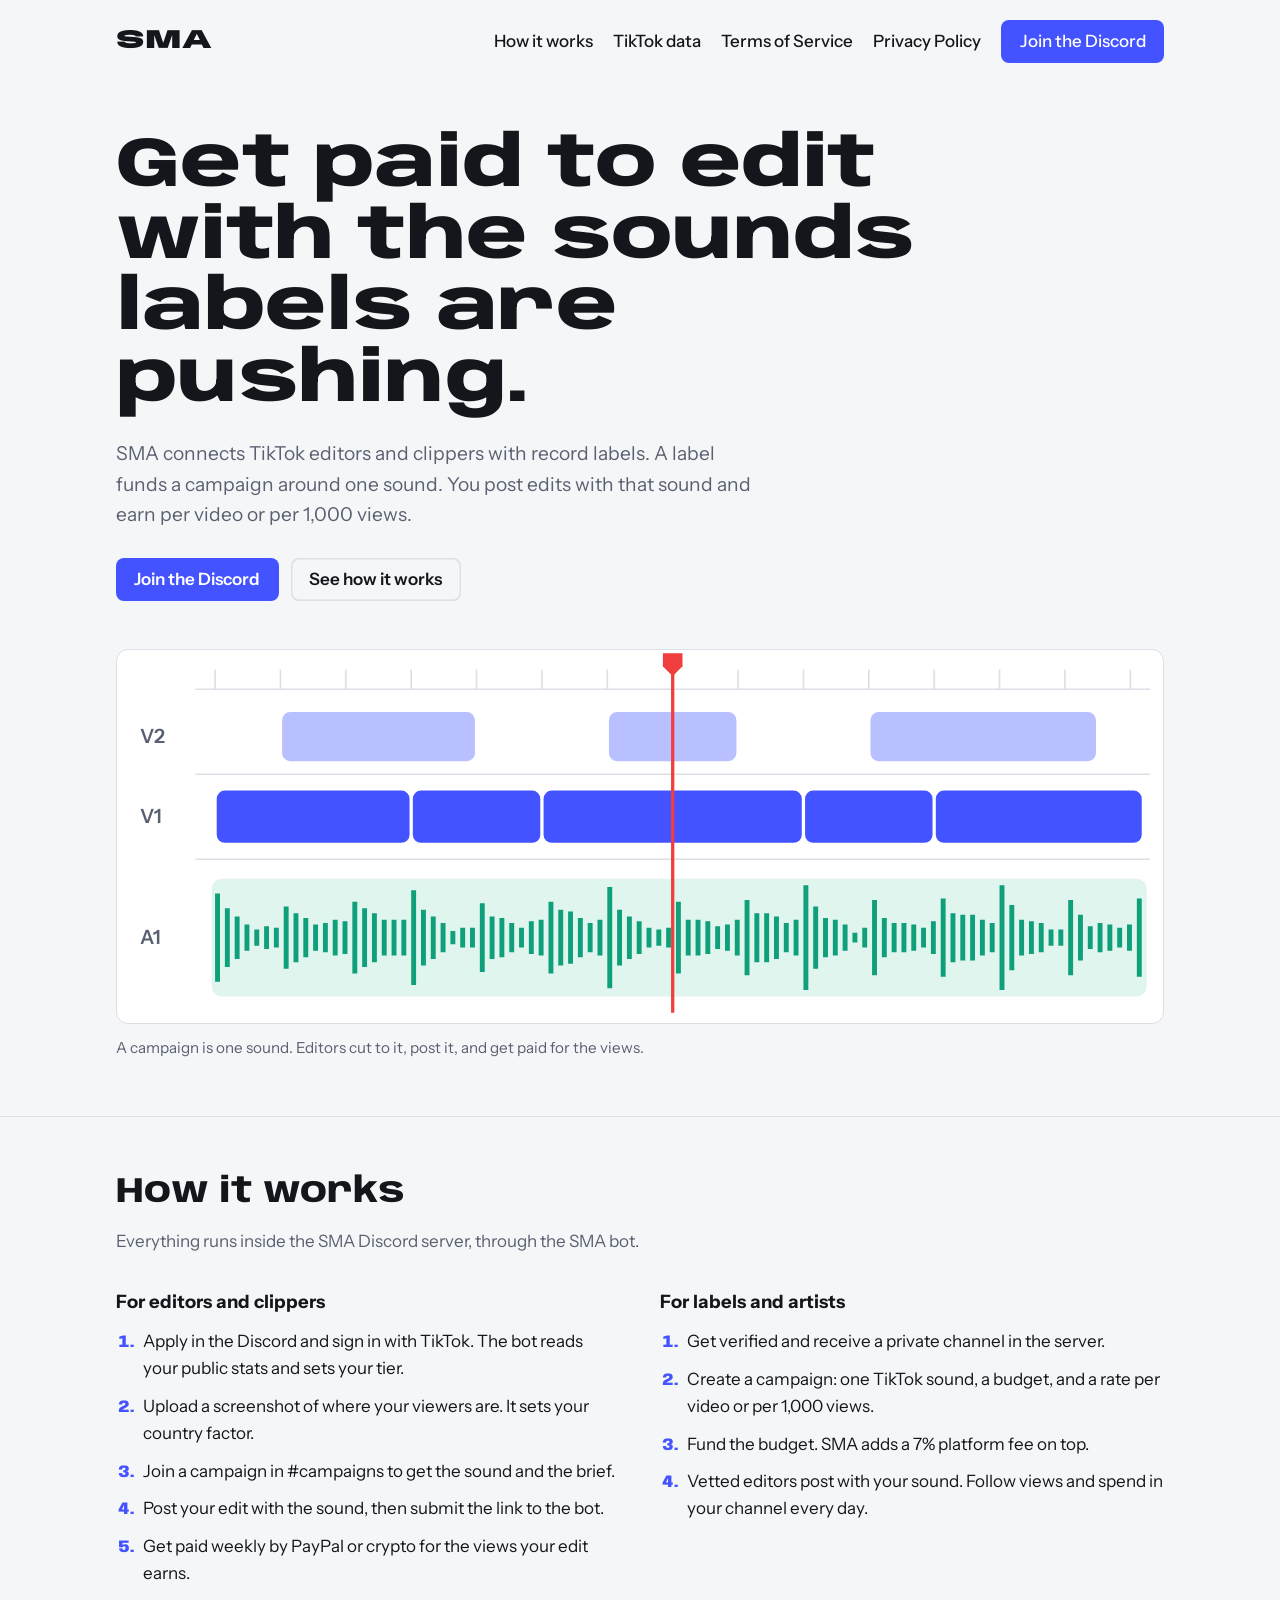
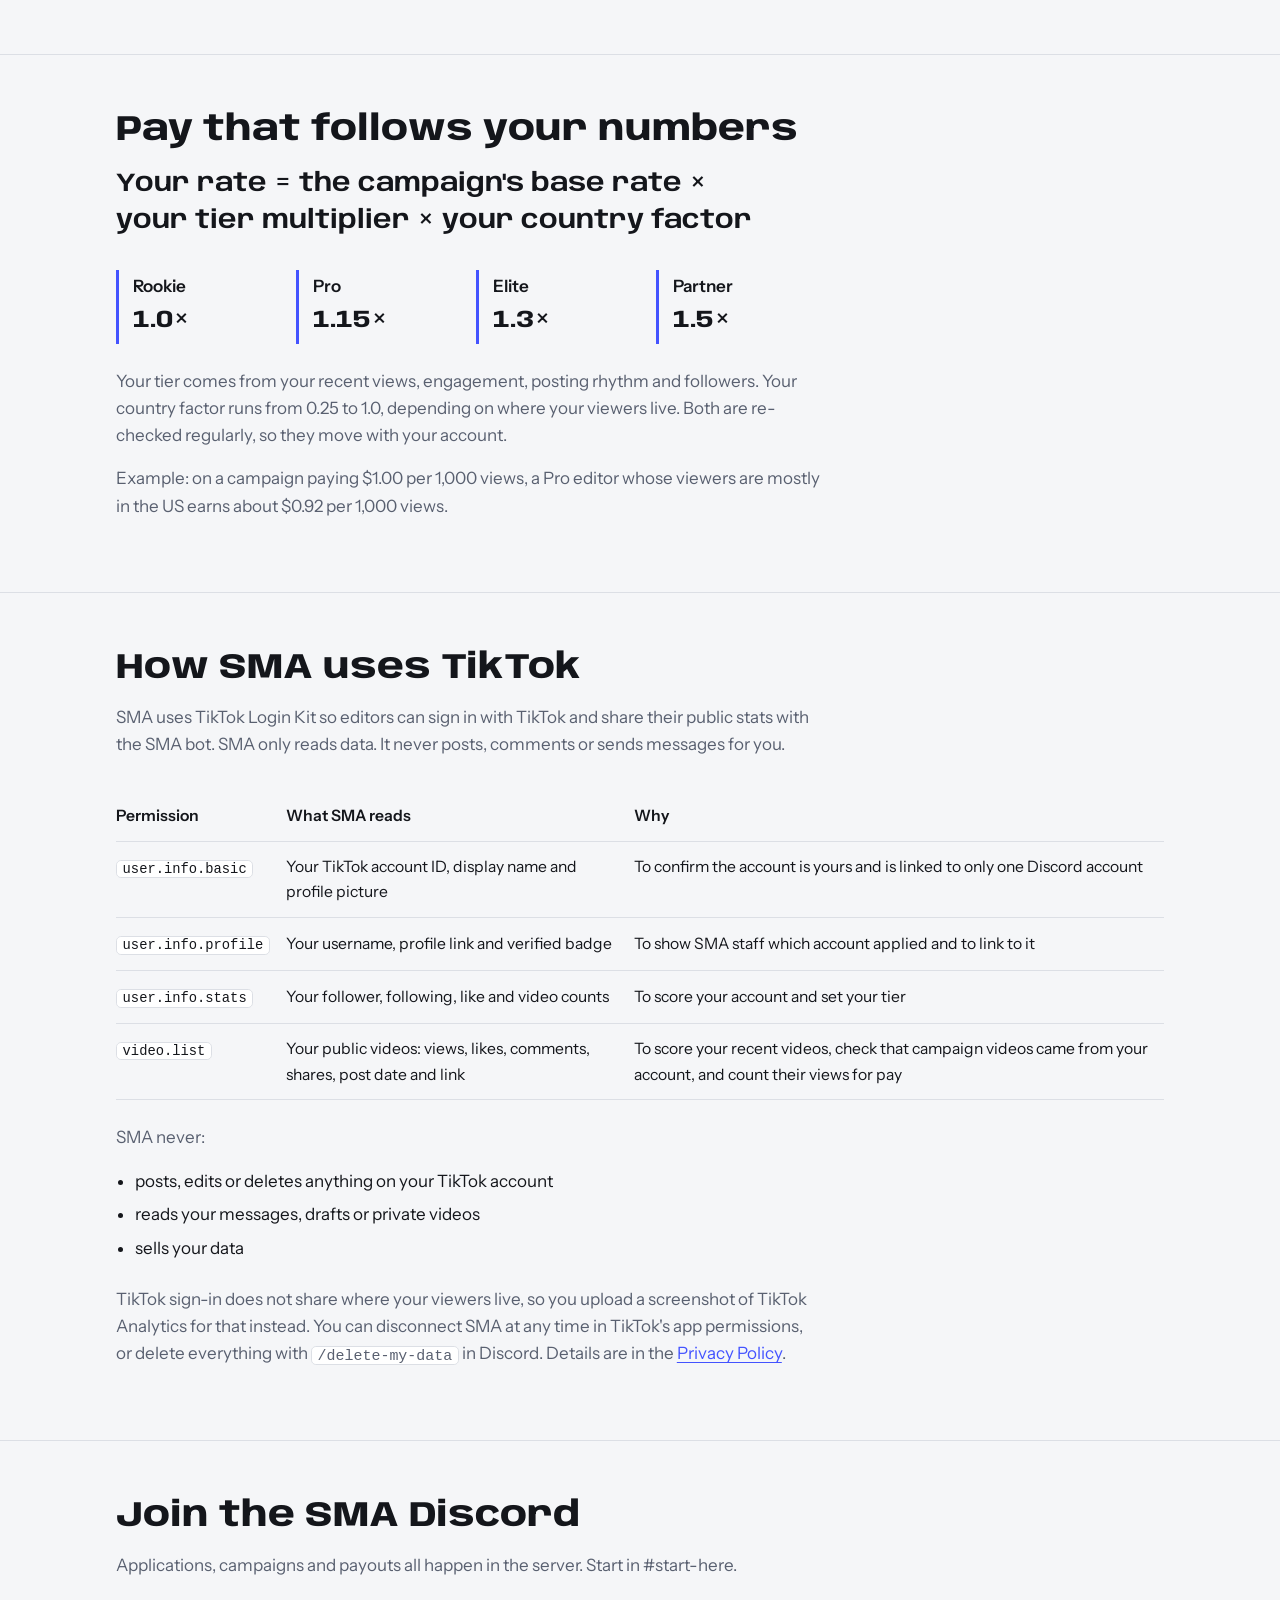
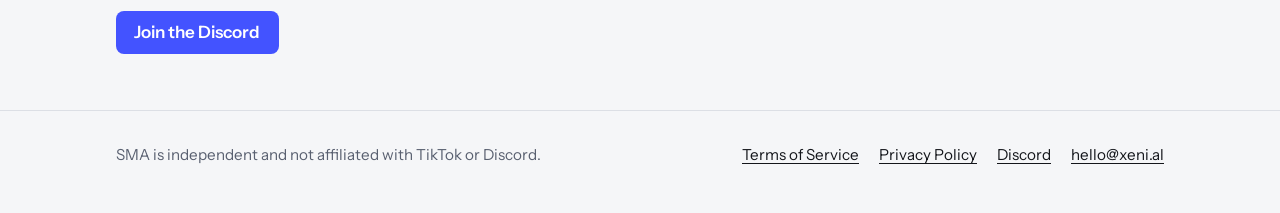
<file: index.html>
<!doctype html>
<html lang="en">
<head>
  <meta charset="utf-8">
  <meta name="viewport" content="width=device-width, initial-scale=1">
  <title>SMA: paid edits for music campaigns</title>
  <meta name="description" content="SMA connects TikTok editors and clippers with record labels. Labels fund campaigns around one sound; editors post edits with it and earn per video or per 1,000 views.">
  <link rel="icon" href="favicon.svg" type="image/svg+xml">
  <link rel="stylesheet" href="styles.css">
</head>
<body>
  <header class="site-header">
    <div class="wrap">
      <a class="wordmark" href="./">SMA</a>
      <nav class="site-nav" aria-label="Main">
        <a href="#how-it-works">How it works</a>
        <a href="#tiktok">TikTok data</a>
        <a href="terms.html">Terms of Service</a>
        <a href="privacy.html">Privacy Policy</a>
        <a class="button" href="https://discord.gg/ChyZTUXSPB">Join the Discord</a>
      </nav>
    </div>
  </header>

  <main>
    <section class="hero">
      <div class="wrap">
        <h1>Get paid to edit with the sounds labels are pushing.</h1>
        <p class="lede">SMA connects TikTok editors and clippers with record labels. A label funds a campaign around one sound. You post edits with that sound and earn per video or per 1,000 views.</p>
        <div class="actions">
          <a class="button" href="https://discord.gg/ChyZTUXSPB">Join the Discord</a>
          <a class="button button-quiet" href="#how-it-works">See how it works</a>
        </div>

        <figure class="timeline">
          <svg viewBox="0 0 640 228" role="img" aria-labelledby="timeline-title">
            <title id="timeline-title">An edit timeline: video clips cut on the beats of one campaign sound</title>
            <line class="tl-rule" x1="48" y1="24" x2="632" y2="24"/>
            <line class="tl-tick" x1="60" y1="12" x2="60" y2="24"/>
            <line class="tl-tick" x1="100" y1="12" x2="100" y2="24"/>
            <line class="tl-tick" x1="140" y1="12" x2="140" y2="24"/>
            <line class="tl-tick" x1="180" y1="12" x2="180" y2="24"/>
            <line class="tl-tick" x1="220" y1="12" x2="220" y2="24"/>
            <line class="tl-tick" x1="260" y1="12" x2="260" y2="24"/>
            <line class="tl-tick" x1="300" y1="12" x2="300" y2="24"/>
            <line class="tl-tick" x1="340" y1="12" x2="340" y2="24"/>
            <line class="tl-tick" x1="380" y1="12" x2="380" y2="24"/>
            <line class="tl-tick" x1="420" y1="12" x2="420" y2="24"/>
            <line class="tl-tick" x1="460" y1="12" x2="460" y2="24"/>
            <line class="tl-tick" x1="500" y1="12" x2="500" y2="24"/>
            <line class="tl-tick" x1="540" y1="12" x2="540" y2="24"/>
            <line class="tl-tick" x1="580" y1="12" x2="580" y2="24"/>
            <line class="tl-tick" x1="620" y1="12" x2="620" y2="24"/>
            <line class="tl-rule" x1="48" y1="76" x2="632" y2="76"/>
            <line class="tl-rule" x1="48" y1="128" x2="632" y2="128"/>
            <text class="tl-label" x="14" y="57">V2</text>
            <text class="tl-label" x="14" y="106">V1</text>
            <text class="tl-label" x="14" y="180">A1</text>
            <rect class="tl-clip-soft" x="101" y="38" width="118" height="30" rx="5"/>
            <rect class="tl-clip-soft" x="301" y="38" width="78" height="30" rx="5"/>
            <rect class="tl-clip-soft" x="461" y="38" width="138" height="30" rx="5"/>
            <rect class="tl-clip" x="61" y="86" width="118" height="32" rx="5"/>
            <rect class="tl-clip" x="181" y="86" width="78" height="32" rx="5"/>
            <rect class="tl-clip" x="261" y="86" width="158" height="32" rx="5"/>
            <rect class="tl-clip" x="421" y="86" width="78" height="32" rx="5"/>
            <rect class="tl-clip" x="501" y="86" width="126" height="32" rx="5"/>
            <rect class="tl-audio-bg" x="58" y="140" width="572" height="72" rx="6"/>
            <path class="tl-wave" d="M60 149h3v54h-3zM66 158h3v36h-3zM72 163h3v26h-3zM78 168h3v16h-3zM84 171h3v10h-3zM90 169h3v14h-3zM96 170h3v12h-3zM102 157h3v38h-3zM108 161h3v30h-3zM114 164h3v24h-3zM120 168h3v16h-3zM126 167h3v18h-3zM132 165h3v22h-3zM138 166h3v20h-3zM144 154h3v44h-3zM150 158h3v36h-3zM156 161h3v30h-3zM162 165h3v22h-3zM168 165h3v22h-3zM174 165h3v22h-3zM180 147h3v58h-3zM186 159h3v34h-3zM192 163h3v26h-3zM198 167h3v18h-3zM204 172h3v8h-3zM210 170h3v12h-3zM216 170h3v12h-3zM222 155h3v42h-3zM228 163h3v26h-3zM234 164h3v24h-3zM240 167h3v18h-3zM246 170h3v12h-3zM252 166h3v20h-3zM258 165h3v22h-3zM264 154h3v44h-3zM270 159h3v34h-3zM276 160h3v32h-3zM282 164h3v24h-3zM288 167h3v18h-3zM294 165h3v22h-3zM300 145h3v62h-3zM306 159h3v34h-3zM312 163h3v26h-3zM318 166h3v20h-3zM324 170h3v12h-3zM330 171h3v10h-3zM336 170h3v12h-3zM342 154h3v44h-3zM348 165h3v22h-3zM354 165h3v22h-3zM360 166h3v20h-3zM366 169h3v14h-3zM372 168h3v16h-3zM378 165h3v22h-3zM384 153h3v46h-3zM390 161h3v30h-3zM396 161h3v30h-3zM402 163h3v26h-3zM408 167h3v18h-3zM414 165h3v22h-3zM420 144h3v64h-3zM426 157h3v38h-3zM432 164h3v24h-3zM438 165h3v22h-3zM444 168h3v16h-3zM450 173h3v6h-3zM456 170h3v12h-3zM462 153h3v46h-3zM468 164h3v24h-3zM474 167h3v18h-3zM480 167h3v18h-3zM486 168h3v16h-3zM492 170h3v12h-3zM498 166h3v20h-3zM504 152h3v48h-3zM510 161h3v30h-3zM516 162h3v28h-3zM522 162h3v28h-3zM528 165h3v22h-3zM534 167h3v18h-3zM540 144h3v64h-3zM546 156h3v40h-3zM552 165h3v22h-3zM558 166h3v20h-3zM564 167h3v18h-3zM570 171h3v10h-3zM576 171h3v10h-3zM582 153h3v46h-3zM588 162h3v28h-3zM594 169h3v14h-3zM600 167h3v18h-3zM606 168h3v16h-3zM612 170h3v12h-3zM618 168h3v16h-3zM624 152h3v48h-3z"/>
            <g class="playhead">
              <line class="tl-head" x1="0" y1="4" x2="0" y2="222"/>
              <path class="tl-head-cap" d="M-6 2h12v8l-6 6l-6-6z"/>
            </g>
          </svg>
          <figcaption>A campaign is one sound. Editors cut to it, post it, and get paid for the views.</figcaption>
        </figure>
      </div>
    </section>

    <section class="band" id="how-it-works">
      <div class="wrap">
        <h2>How it works</h2>
        <p class="intro">Everything runs inside the SMA Discord server, through the SMA bot.</p>
        <div class="two-col">
          <div>
            <h3>For editors and clippers</h3>
            <ol class="steps">
              <li>Apply in the Discord and sign in with TikTok. The bot reads your public stats and sets your tier.</li>
              <li>Upload a screenshot of where your viewers are. It sets your country factor.</li>
              <li>Join a campaign in #campaigns to get the sound and the brief.</li>
              <li>Post your edit with the sound, then submit the link to the bot.</li>
              <li>Get paid weekly by PayPal or crypto for the views your edit earns.</li>
            </ol>
          </div>
          <div>
            <h3>For labels and artists</h3>
            <ol class="steps">
              <li>Get verified and receive a private channel in the server.</li>
              <li>Create a campaign: one TikTok sound, a budget, and a rate per video or per 1,000 views.</li>
              <li>Fund the budget. SMA adds a 7% platform fee on top.</li>
              <li>Vetted editors post with your sound. Follow views and spend in your channel every day.</li>
            </ol>
          </div>
        </div>
      </div>
    </section>

    <section class="band" id="rates">
      <div class="wrap">
        <h2>Pay that follows your numbers</h2>
        <p class="formula">Your rate <span class="op">=</span> the campaign's base rate <span class="op">&times;</span> your tier multiplier <span class="op">&times;</span> your country factor</p>
        <dl class="tiers">
          <div><dt>Rookie</dt><dd>1.0<span class="op">&times;</span></dd></div>
          <div><dt>Pro</dt><dd>1.15<span class="op">&times;</span></dd></div>
          <div><dt>Elite</dt><dd>1.3<span class="op">&times;</span></dd></div>
          <div><dt>Partner</dt><dd>1.5<span class="op">&times;</span></dd></div>
        </dl>
        <p class="note">Your tier comes from your recent views, engagement, posting rhythm and followers. Your country factor runs from 0.25 to 1.0, depending on where your viewers live. Both are re-checked regularly, so they move with your account.</p>
        <p class="note">Example: on a campaign paying $1.00 per 1,000 views, a Pro editor whose viewers are mostly in the US earns about $0.92 per 1,000 views.</p>
      </div>
    </section>

    <section class="band" id="tiktok">
      <div class="wrap">
        <h2>How SMA uses TikTok</h2>
        <p class="intro">SMA uses TikTok Login Kit so editors can sign in with TikTok and share their public stats with the SMA bot. SMA only reads data. It never posts, comments or sends messages for you.</p>
        <div class="table-scroll">
          <table>
            <thead>
              <tr><th scope="col">Permission</th><th scope="col">What SMA reads</th><th scope="col">Why</th></tr>
            </thead>
            <tbody>
              <tr>
                <td><code>user.info.basic</code></td>
                <td>Your TikTok account ID, display name and profile picture</td>
                <td>To confirm the account is yours and is linked to only one Discord account</td>
              </tr>
              <tr>
                <td><code>user.info.profile</code></td>
                <td>Your username, profile link and verified badge</td>
                <td>To show SMA staff which account applied and to link to it</td>
              </tr>
              <tr>
                <td><code>user.info.stats</code></td>
                <td>Your follower, following, like and video counts</td>
                <td>To score your account and set your tier</td>
              </tr>
              <tr>
                <td><code>video.list</code></td>
                <td>Your public videos: views, likes, comments, shares, post date and link</td>
                <td>To score your recent videos, check that campaign videos came from your account, and count their views for pay</td>
              </tr>
            </tbody>
          </table>
        </div>
        <p class="note">SMA never:</p>
        <ul class="never">
          <li>posts, edits or deletes anything on your TikTok account</li>
          <li>reads your messages, drafts or private videos</li>
          <li>sells your data</li>
        </ul>
        <p class="note">TikTok sign-in does not share where your viewers live, so you upload a screenshot of TikTok Analytics for that instead. You can disconnect SMA at any time in TikTok's app permissions, or delete everything with <code>/delete-my-data</code> in Discord. Details are in the <a href="privacy.html">Privacy Policy</a>.</p>
      </div>
    </section>

    <section class="band" id="join">
      <div class="wrap">
        <h2>Join the SMA Discord</h2>
        <p class="intro">Applications, campaigns and payouts all happen in the server. Start in #start-here.</p>
        <a class="button" href="https://discord.gg/ChyZTUXSPB">Join the Discord</a>
      </div>
    </section>
  </main>

  <footer class="site-footer">
    <div class="wrap">
      <p>SMA is independent and not affiliated with TikTok or Discord.</p>
      <nav class="footer-links" aria-label="Legal">
        <a href="terms.html">Terms of Service</a>
        <a href="privacy.html">Privacy Policy</a>
        <a href="https://discord.gg/ChyZTUXSPB">Discord</a>
        <a href="mailto:hello@xeni.al">hello@xeni.al</a>
      </nav>
    </div>
  </footer>
</body>
</html>
</file>
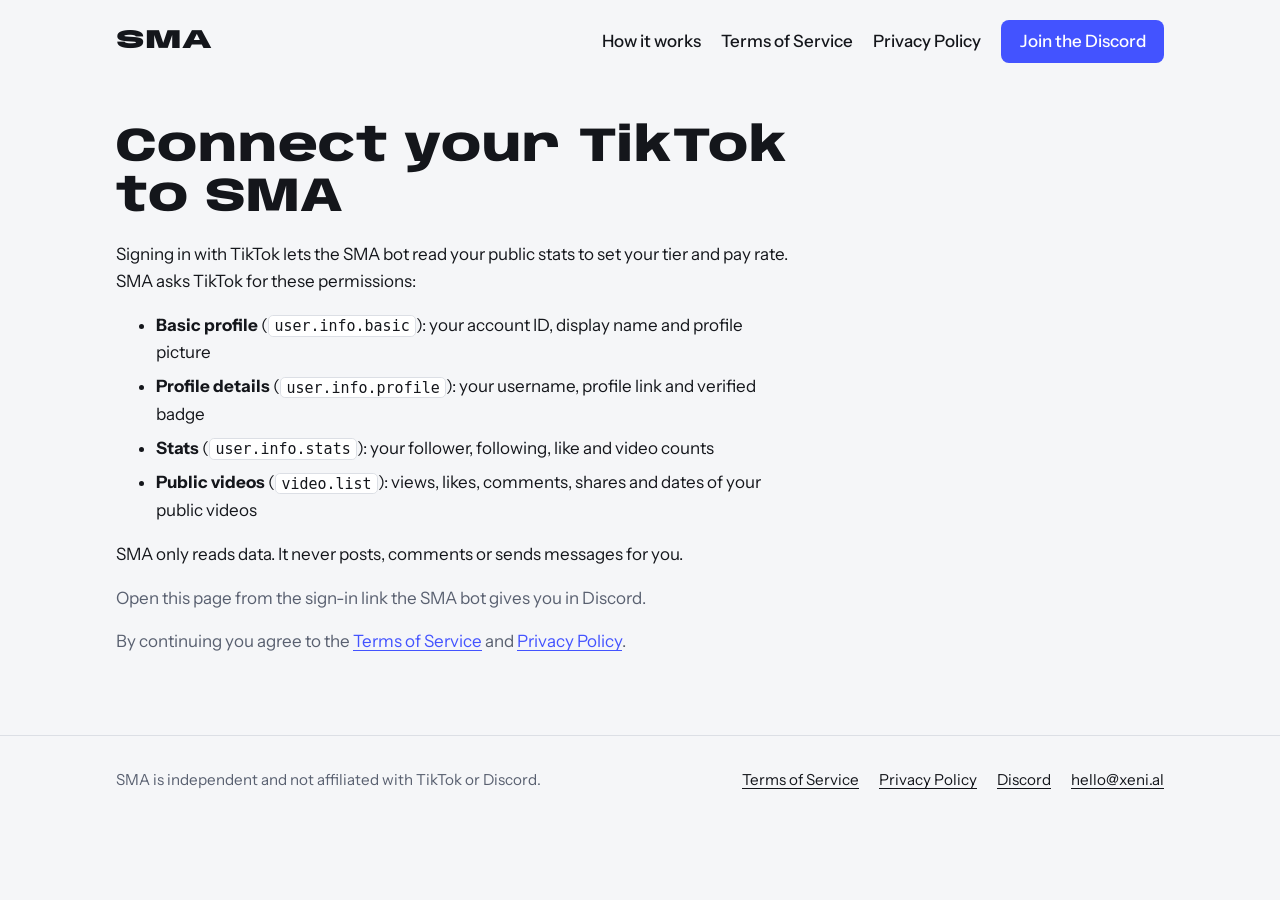
<file: connect/index.html>
<!doctype html>
<html lang="en">
<head>
  <meta charset="utf-8">
  <meta name="viewport" content="width=device-width, initial-scale=1">
  <meta name="robots" content="noindex">
  <title>Connect TikTok: SMA</title>
  <link rel="icon" href="/favicon.svg" type="image/svg+xml">
  <link rel="stylesheet" href="/styles.css">
</head>
<body>
  <header class="site-header">
    <div class="wrap">
      <a class="wordmark" href="/">SMA</a>
      <nav class="site-nav" aria-label="Main">
        <a href="/#how-it-works">How it works</a>
        <a href="/terms.html">Terms of Service</a>
        <a href="/privacy.html">Privacy Policy</a>
        <a class="button" href="https://discord.gg/ChyZTUXSPB">Join the Discord</a>
      </nav>
    </div>
  </header>

  <main class="wrap">
    <article class="doc connect">
      <h1>Connect your TikTok to SMA</h1>
      <p>Signing in with TikTok lets the SMA bot read your public stats to set your tier and pay rate. SMA asks TikTok for these permissions:</p>
      <ul>
        <li><strong>Basic profile</strong> (<code>user.info.basic</code>): your account ID, display name and profile picture</li>
        <li><strong>Profile details</strong> (<code>user.info.profile</code>): your username, profile link and verified badge</li>
        <li><strong>Stats</strong> (<code>user.info.stats</code>): your follower, following, like and video counts</li>
        <li><strong>Public videos</strong> (<code>video.list</code>): views, likes, comments, shares and dates of your public videos</li>
      </ul>
      <p>SMA only reads data. It never posts, comments or sends messages for you.</p>
      <p id="status" class="note" role="status">Preparing your sign-in link&hellip;</p>
      <a id="go" class="button" href="#" hidden>Continue with TikTok</a>
      <p class="note">By continuing you agree to the <a href="/terms.html">Terms of Service</a> and <a href="/privacy.html">Privacy Policy</a>.</p>
    </article>
  </main>

  <footer class="site-footer">
    <div class="wrap">
      <p>SMA is independent and not affiliated with TikTok or Discord.</p>
      <nav class="footer-links" aria-label="Legal">
        <a href="/terms.html">Terms of Service</a>
        <a href="/privacy.html">Privacy Policy</a>
        <a href="https://discord.gg/ChyZTUXSPB">Discord</a>
        <a href="mailto:hello@xeni.al">hello@xeni.al</a>
      </nav>
    </div>
  </footer>

  <script src="/connect/config.js"></script>
  <script src="/connect/connect.js"></script>
  <script>SMAConnect.start();</script>
</body>
</html>
</file>
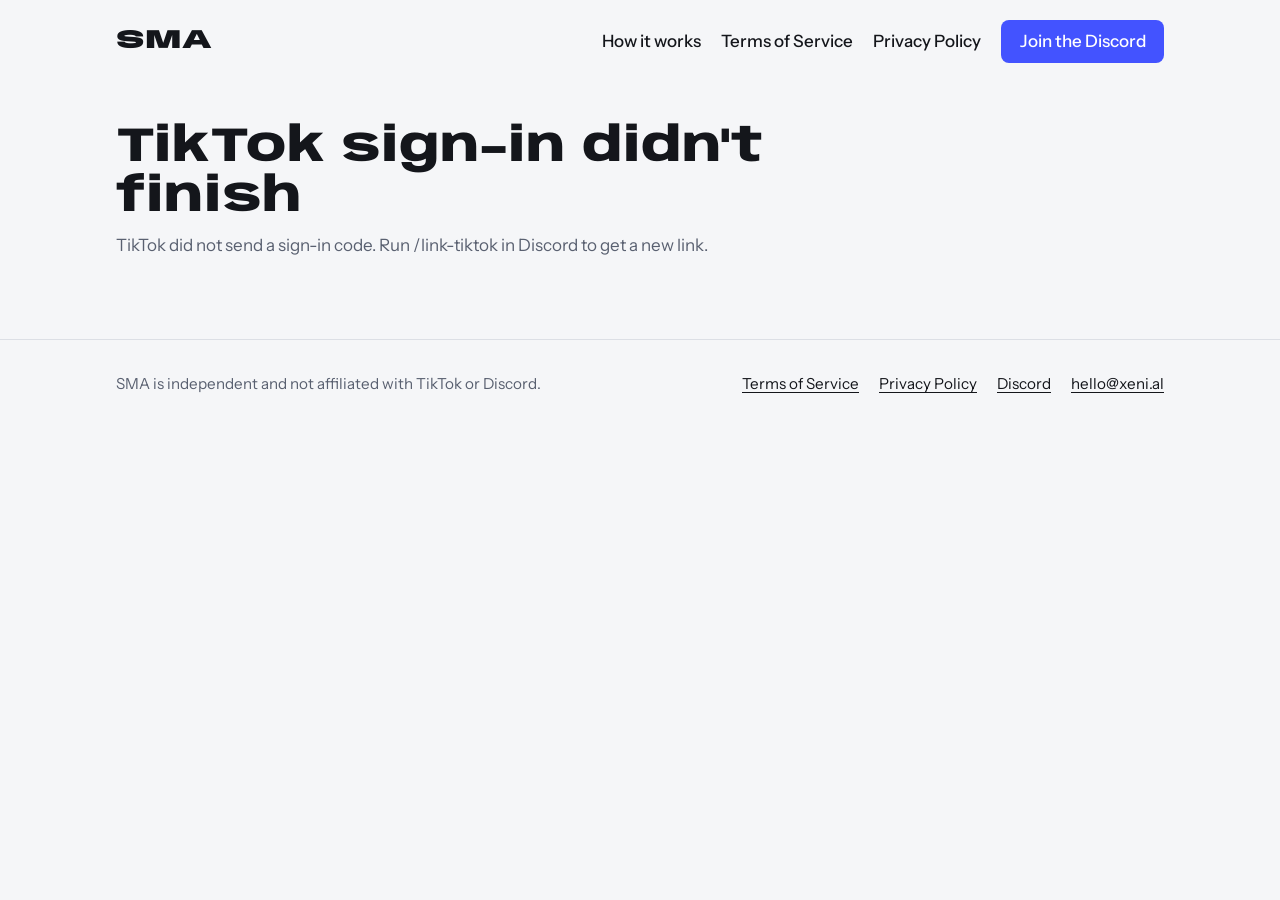
<file: connect/callback/index.html>
<!doctype html>
<html lang="en">
<head>
  <meta charset="utf-8">
  <meta name="viewport" content="width=device-width, initial-scale=1">
  <meta name="robots" content="noindex">
  <meta name="referrer" content="no-referrer">
  <title>TikTok connected: SMA</title>
  <link rel="icon" href="/favicon.svg" type="image/svg+xml">
  <link rel="stylesheet" href="/styles.css">
</head>
<body>
  <header class="site-header">
    <div class="wrap">
      <a class="wordmark" href="/">SMA</a>
      <nav class="site-nav" aria-label="Main">
        <a href="/#how-it-works">How it works</a>
        <a href="/terms.html">Terms of Service</a>
        <a href="/privacy.html">Privacy Policy</a>
        <a class="button" href="https://discord.gg/ChyZTUXSPB">Join the Discord</a>
      </nav>
    </div>
  </header>

  <main class="wrap">
    <article class="doc connect" id="result" aria-live="polite">
      <h1 id="title">Finishing your TikTok sign-in&hellip;</h1>
      <p id="message" class="note"></p>
    </article>
  </main>

  <footer class="site-footer">
    <div class="wrap">
      <p>SMA is independent and not affiliated with TikTok or Discord.</p>
      <nav class="footer-links" aria-label="Legal">
        <a href="/terms.html">Terms of Service</a>
        <a href="/privacy.html">Privacy Policy</a>
        <a href="https://discord.gg/ChyZTUXSPB">Discord</a>
        <a href="mailto:hello@xeni.al">hello@xeni.al</a>
      </nav>
    </div>
  </footer>

  <script src="/connect/config.js"></script>
  <script src="/connect/connect.js"></script>
  <script>SMAConnect.finish();</script>
</body>
</html>
</file>
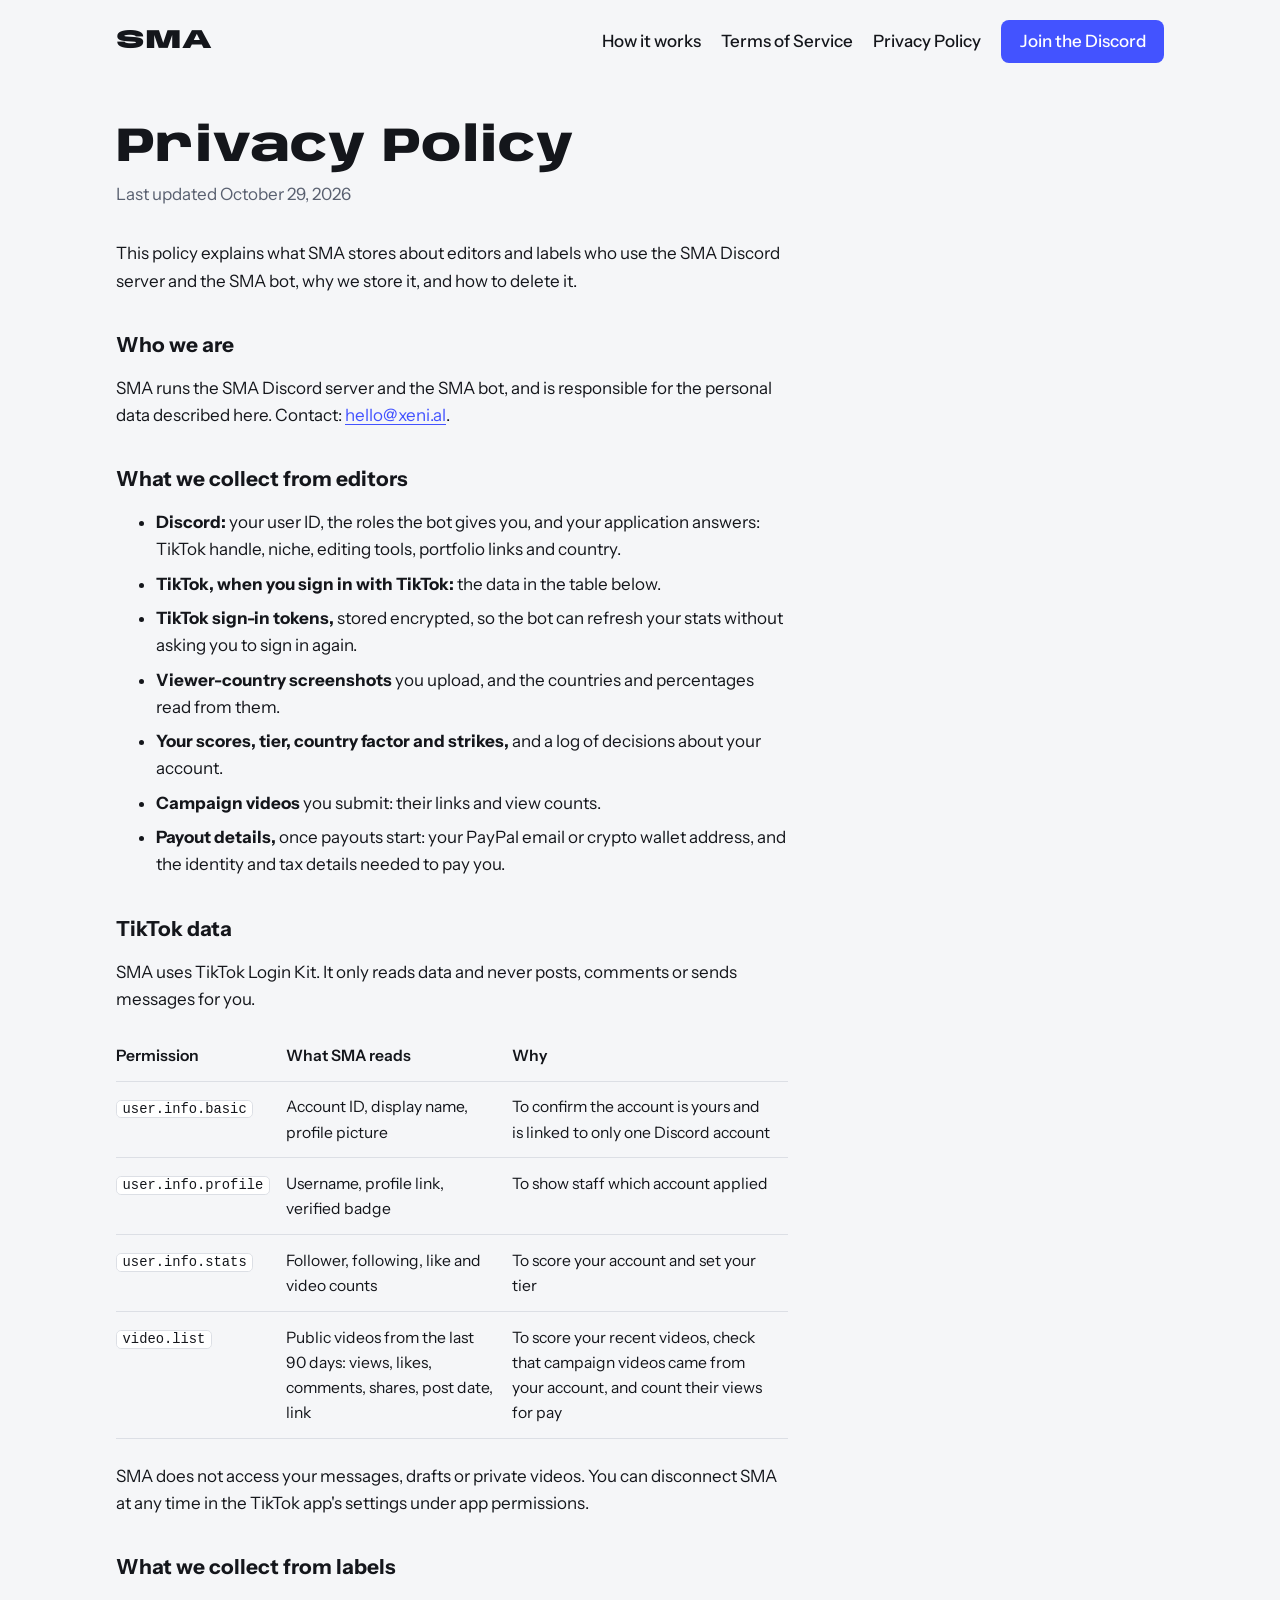
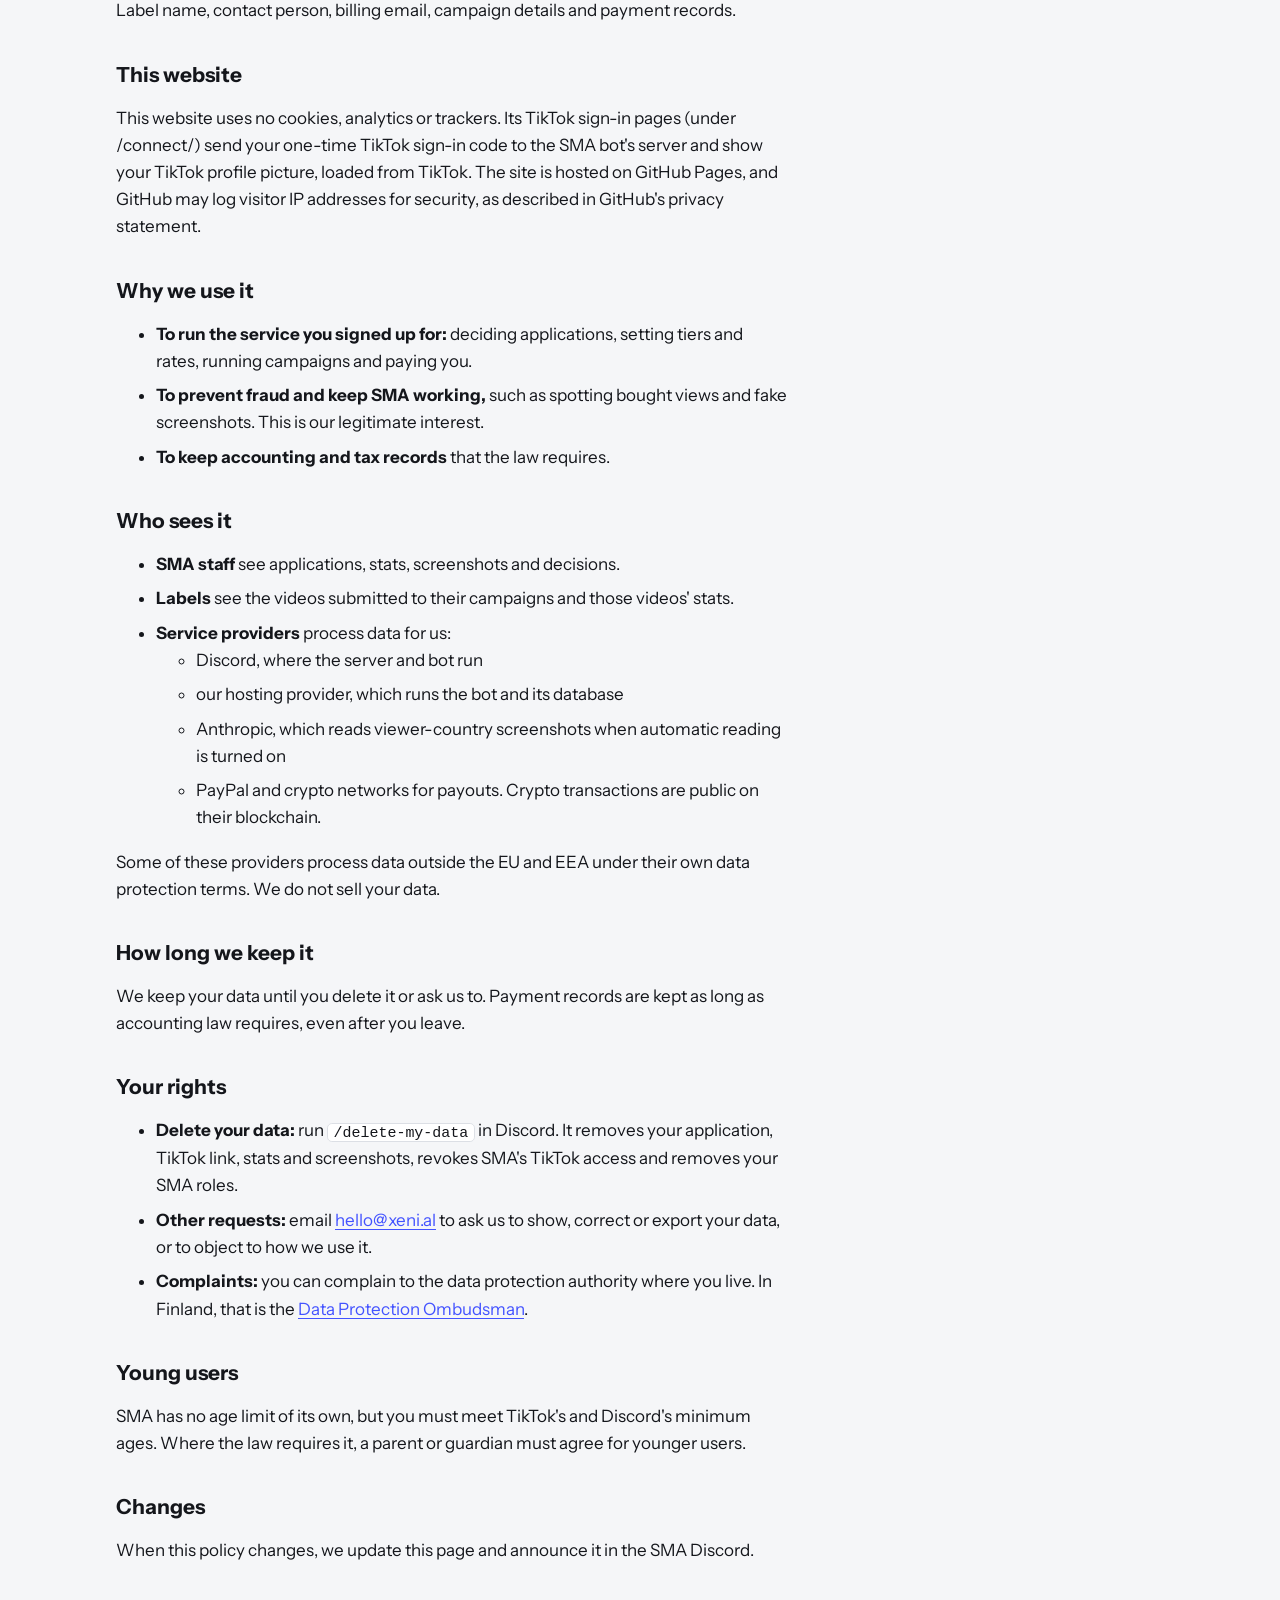
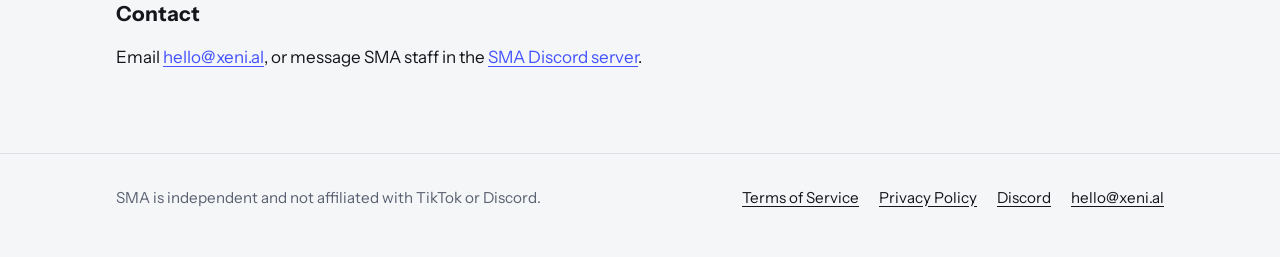
<file: privacy.html>
<!doctype html>
<html lang="en">
<head>
  <meta charset="utf-8">
  <meta name="viewport" content="width=device-width, initial-scale=1">
  <title>Privacy Policy: SMA</title>
  <meta name="description" content="What the SMA bot stores about editors and labels, why, and how to delete it.">
  <link rel="icon" href="favicon.svg" type="image/svg+xml">
  <link rel="stylesheet" href="styles.css">
</head>
<body>
  <header class="site-header">
    <div class="wrap">
      <a class="wordmark" href="./">SMA</a>
      <nav class="site-nav" aria-label="Main">
        <a href="./#how-it-works">How it works</a>
        <a href="terms.html">Terms of Service</a>
        <a href="privacy.html" aria-current="page">Privacy Policy</a>
        <a class="button" href="https://discord.gg/ChyZTUXSPB">Join the Discord</a>
      </nav>
    </div>
  </header>

  <main class="wrap">
    <article class="doc">
      <h1>Privacy Policy</h1>
      <p class="updated">Last updated October 29, 2026</p>

      <p>This policy explains what SMA stores about editors and labels who use the SMA Discord server and the SMA bot, why we store it, and how to delete it.</p>

      <h2>Who we are</h2>
      <p>SMA runs the SMA Discord server and the SMA bot, and is responsible for the personal data described here. Contact: <a href="mailto:hello@xeni.al">hello@xeni.al</a>.</p>

      <h2>What we collect from editors</h2>
      <ul>
        <li><strong>Discord:</strong> your user ID, the roles the bot gives you, and your application answers: TikTok handle, niche, editing tools, portfolio links and country.</li>
        <li><strong>TikTok, when you sign in with TikTok:</strong> the data in the table below.</li>
        <li><strong>TikTok sign-in tokens,</strong> stored encrypted, so the bot can refresh your stats without asking you to sign in again.</li>
        <li><strong>Viewer-country screenshots</strong> you upload, and the countries and percentages read from them.</li>
        <li><strong>Your scores, tier, country factor and strikes,</strong> and a log of decisions about your account.</li>
        <li><strong>Campaign videos</strong> you submit: their links and view counts.</li>
        <li><strong>Payout details,</strong> once payouts start: your PayPal email or crypto wallet address, and the identity and tax details needed to pay you.</li>
      </ul>

      <h2>TikTok data</h2>
      <p>SMA uses TikTok Login Kit. It only reads data and never posts, comments or sends messages for you.</p>
      <div class="table-scroll">
        <table>
          <thead>
            <tr><th scope="col">Permission</th><th scope="col">What SMA reads</th><th scope="col">Why</th></tr>
          </thead>
          <tbody>
            <tr><td><code>user.info.basic</code></td><td>Account ID, display name, profile picture</td><td>To confirm the account is yours and is linked to only one Discord account</td></tr>
            <tr><td><code>user.info.profile</code></td><td>Username, profile link, verified badge</td><td>To show staff which account applied</td></tr>
            <tr><td><code>user.info.stats</code></td><td>Follower, following, like and video counts</td><td>To score your account and set your tier</td></tr>
            <tr><td><code>video.list</code></td><td>Public videos from the last 90 days: views, likes, comments, shares, post date, link</td><td>To score your recent videos, check that campaign videos came from your account, and count their views for pay</td></tr>
          </tbody>
        </table>
      </div>
      <p>SMA does not access your messages, drafts or private videos. You can disconnect SMA at any time in the TikTok app's settings under app permissions.</p>

      <h2>What we collect from labels</h2>
      <p>Label name, contact person, billing email, campaign details and payment records.</p>

      <h2>This website</h2>
      <p>This website uses no cookies, analytics or trackers. Its TikTok sign-in pages (under /connect/) send your one-time TikTok sign-in code to the SMA bot's server and show your TikTok profile picture, loaded from TikTok. The site is hosted on GitHub Pages, and GitHub may log visitor IP addresses for security, as described in GitHub's privacy statement.</p>

      <h2>Why we use it</h2>
      <ul>
        <li><strong>To run the service you signed up for:</strong> deciding applications, setting tiers and rates, running campaigns and paying you.</li>
        <li><strong>To prevent fraud and keep SMA working,</strong> such as spotting bought views and fake screenshots. This is our legitimate interest.</li>
        <li><strong>To keep accounting and tax records</strong> that the law requires.</li>
      </ul>

      <h2>Who sees it</h2>
      <ul>
        <li><strong>SMA staff</strong> see applications, stats, screenshots and decisions.</li>
        <li><strong>Labels</strong> see the videos submitted to their campaigns and those videos' stats.</li>
        <li><strong>Service providers</strong> process data for us:
          <ul>
            <li>Discord, where the server and bot run</li>
            <li>our hosting provider, which runs the bot and its database</li>
            <li>Anthropic, which reads viewer-country screenshots when automatic reading is turned on</li>
            <li>PayPal and crypto networks for payouts. Crypto transactions are public on their blockchain.</li>
          </ul>
        </li>
      </ul>
      <p>Some of these providers process data outside the EU and EEA under their own data protection terms. We do not sell your data.</p>

      <h2>How long we keep it</h2>
      <p>We keep your data until you delete it or ask us to. Payment records are kept as long as accounting law requires, even after you leave.</p>

      <h2>Your rights</h2>
      <ul>
        <li><strong>Delete your data:</strong> run <code>/delete-my-data</code> in Discord. It removes your application, TikTok link, stats and screenshots, revokes SMA's TikTok access and removes your SMA roles.</li>
        <li><strong>Other requests:</strong> email <a href="mailto:hello@xeni.al">hello@xeni.al</a> to ask us to show, correct or export your data, or to object to how we use it.</li>
        <li><strong>Complaints:</strong> you can complain to the data protection authority where you live. In Finland, that is the <a href="https://tietosuoja.fi/en">Data Protection Ombudsman</a>.</li>
      </ul>

      <h2>Young users</h2>
      <p>SMA has no age limit of its own, but you must meet TikTok's and Discord's minimum ages. Where the law requires it, a parent or guardian must agree for younger users.</p>

      <h2>Changes</h2>
      <p>When this policy changes, we update this page and announce it in the SMA Discord.</p>

      <h2>Contact</h2>
      <p>Email <a href="mailto:hello@xeni.al">hello@xeni.al</a>, or message SMA staff in the <a href="https://discord.gg/ChyZTUXSPB">SMA Discord server</a>.</p>
    </article>
  </main>

  <footer class="site-footer">
    <div class="wrap">
      <p>SMA is independent and not affiliated with TikTok or Discord.</p>
      <nav class="footer-links" aria-label="Legal">
        <a href="terms.html">Terms of Service</a>
        <a href="privacy.html">Privacy Policy</a>
        <a href="https://discord.gg/ChyZTUXSPB">Discord</a>
        <a href="mailto:hello@xeni.al">hello@xeni.al</a>
      </nav>
    </div>
  </footer>
</body>
</html>
</file>
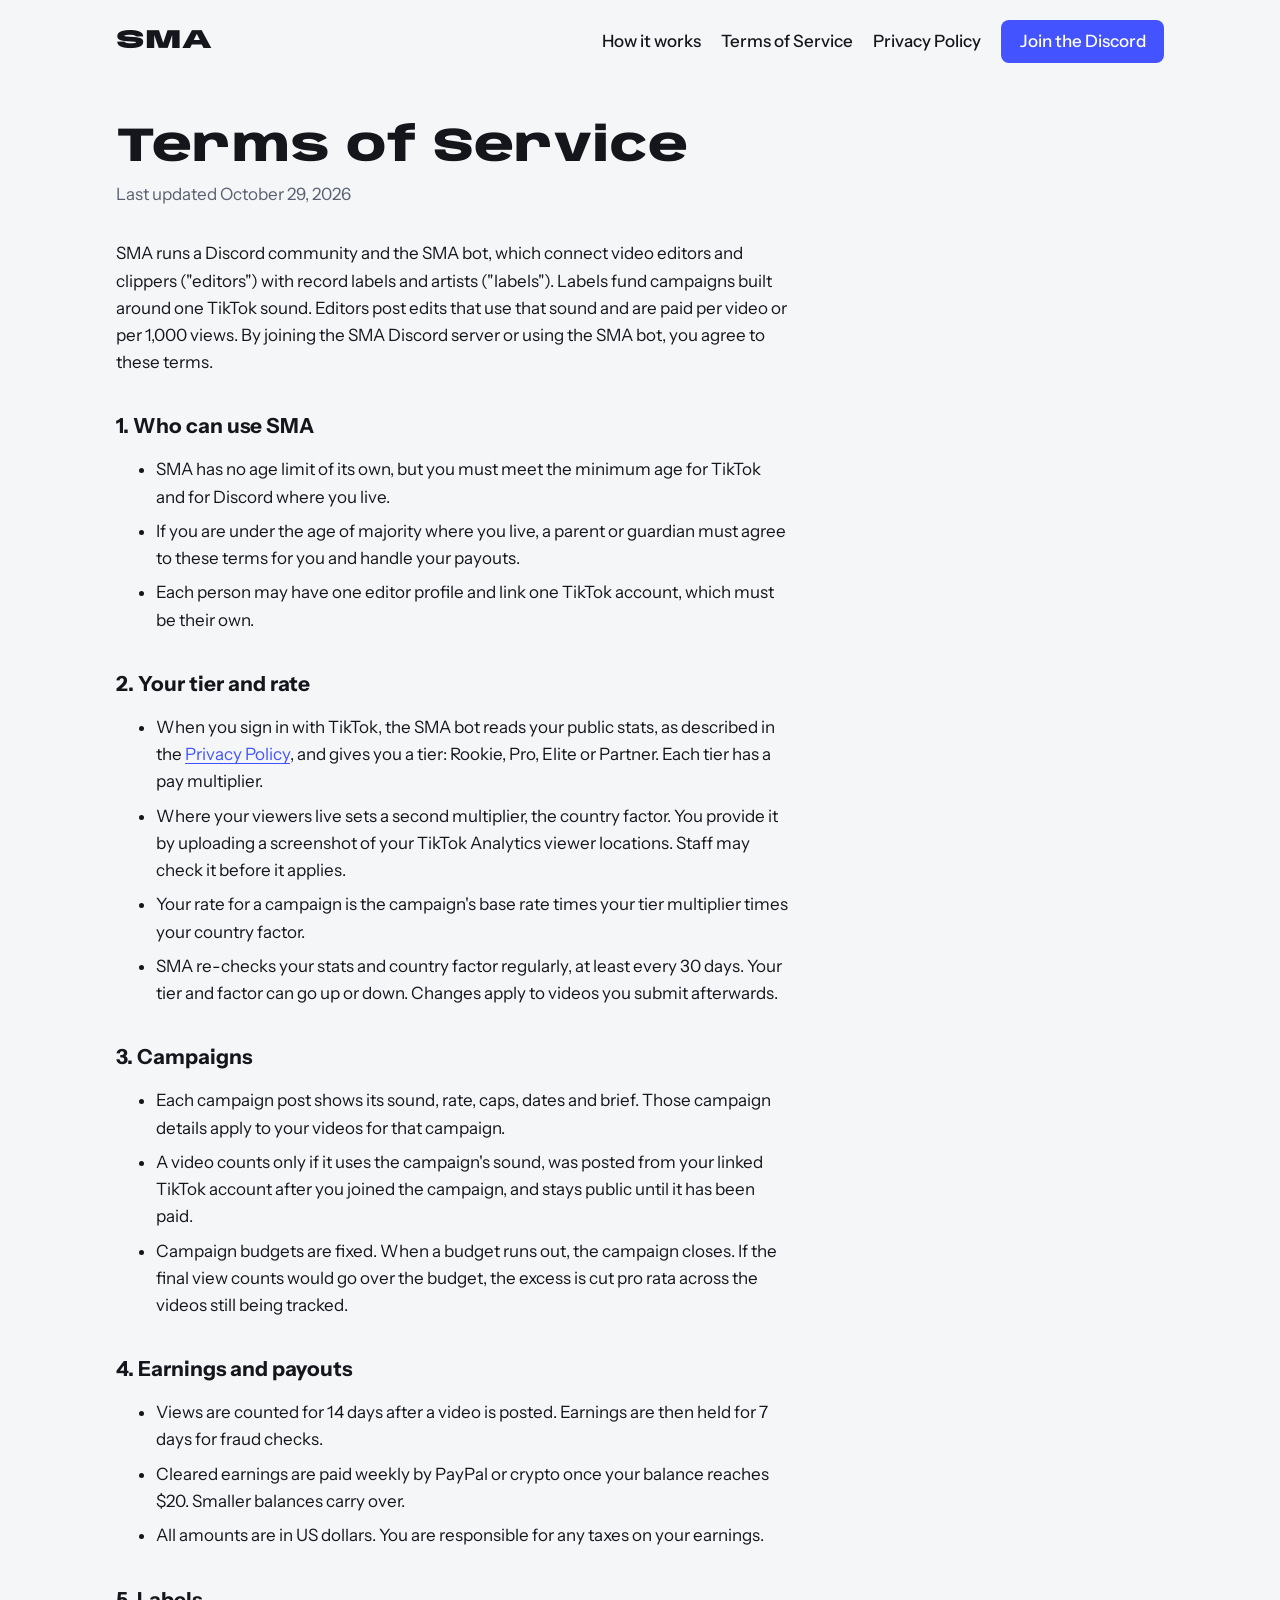
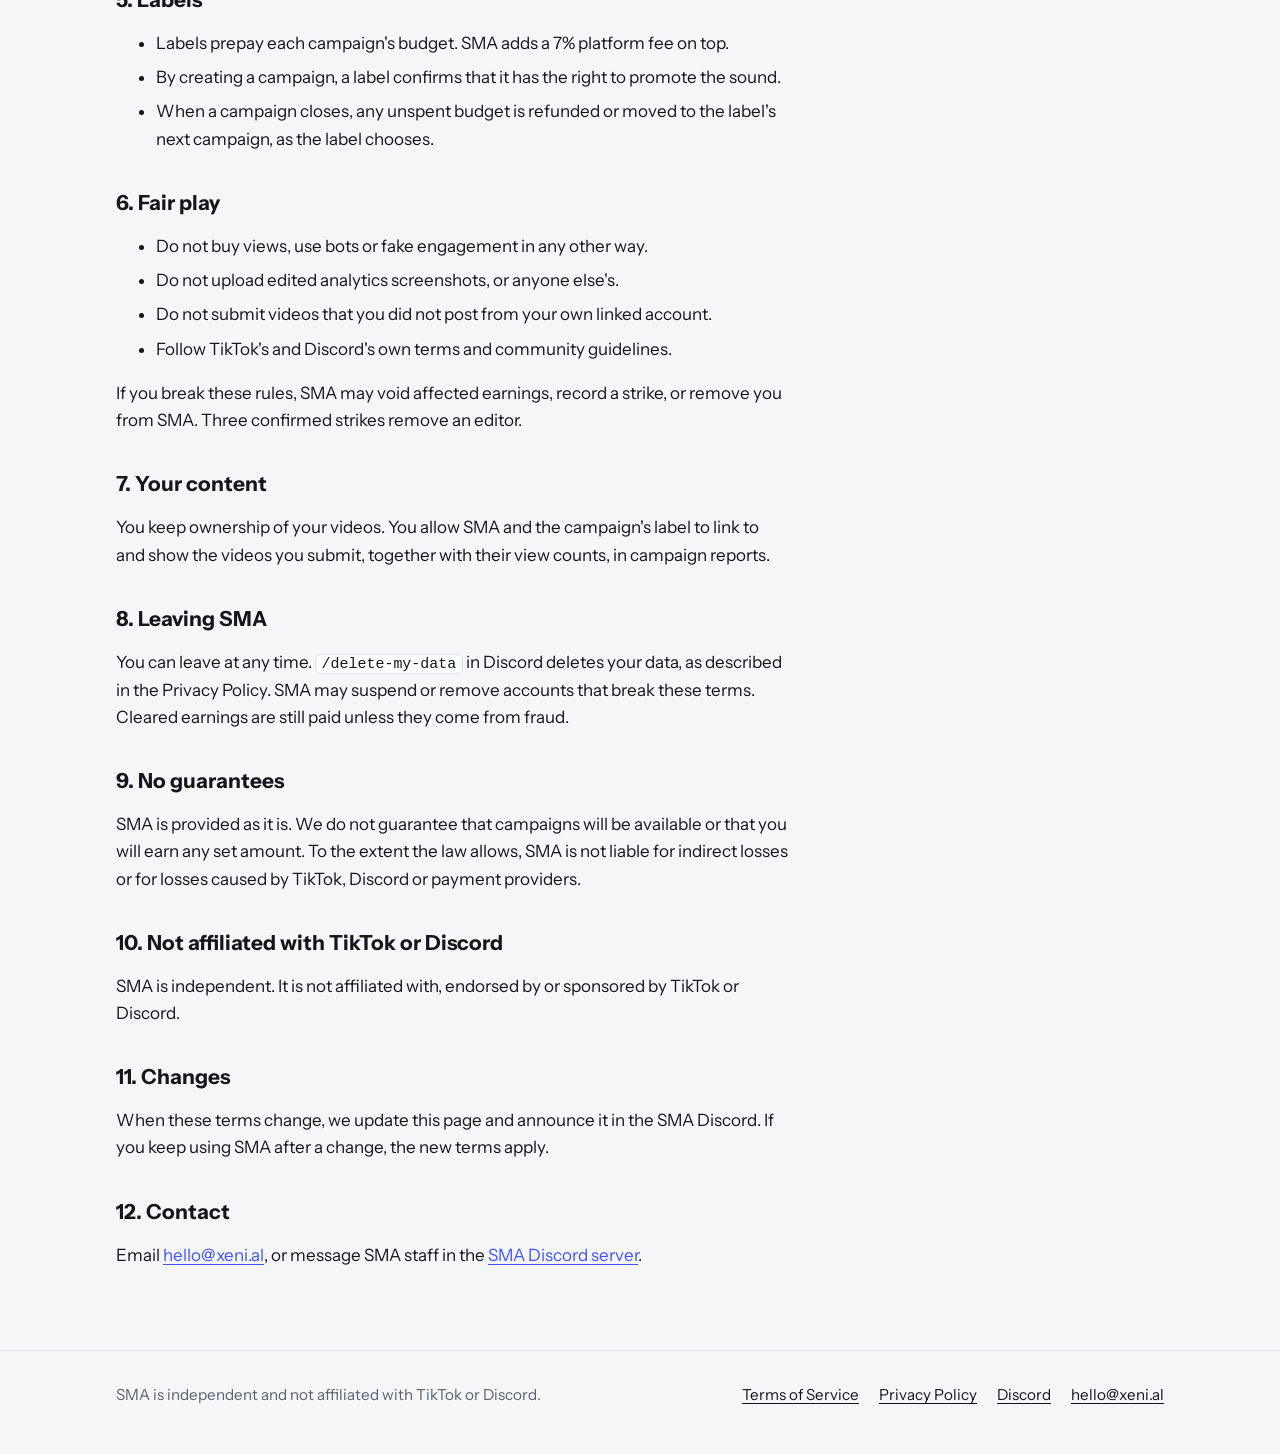
<file: terms.html>
<!doctype html>
<html lang="en">
<head>
  <meta charset="utf-8">
  <meta name="viewport" content="width=device-width, initial-scale=1">
  <title>Terms of Service: SMA</title>
  <meta name="description" content="Terms of Service for SMA, the Discord community and bot that connects TikTok editors with record-label campaigns.">
  <link rel="icon" href="favicon.svg" type="image/svg+xml">
  <link rel="stylesheet" href="styles.css">
</head>
<body>
  <header class="site-header">
    <div class="wrap">
      <a class="wordmark" href="./">SMA</a>
      <nav class="site-nav" aria-label="Main">
        <a href="./#how-it-works">How it works</a>
        <a href="terms.html" aria-current="page">Terms of Service</a>
        <a href="privacy.html">Privacy Policy</a>
        <a class="button" href="https://discord.gg/ChyZTUXSPB">Join the Discord</a>
      </nav>
    </div>
  </header>

  <main class="wrap">
    <article class="doc">
      <h1>Terms of Service</h1>
      <p class="updated">Last updated October 29, 2026</p>

      <p>SMA runs a Discord community and the SMA bot, which connect video editors and clippers ("editors") with record labels and artists ("labels"). Labels fund campaigns built around one TikTok sound. Editors post edits that use that sound and are paid per video or per 1,000 views. By joining the SMA Discord server or using the SMA bot, you agree to these terms.</p>

      <h2>1. Who can use SMA</h2>
      <ul>
        <li>SMA has no age limit of its own, but you must meet the minimum age for TikTok and for Discord where you live.</li>
        <li>If you are under the age of majority where you live, a parent or guardian must agree to these terms for you and handle your payouts.</li>
        <li>Each person may have one editor profile and link one TikTok account, which must be their own.</li>
      </ul>

      <h2>2. Your tier and rate</h2>
      <ul>
        <li>When you sign in with TikTok, the SMA bot reads your public stats, as described in the <a href="privacy.html">Privacy Policy</a>, and gives you a tier: Rookie, Pro, Elite or Partner. Each tier has a pay multiplier.</li>
        <li>Where your viewers live sets a second multiplier, the country factor. You provide it by uploading a screenshot of your TikTok Analytics viewer locations. Staff may check it before it applies.</li>
        <li>Your rate for a campaign is the campaign's base rate times your tier multiplier times your country factor.</li>
        <li>SMA re-checks your stats and country factor regularly, at least every 30 days. Your tier and factor can go up or down. Changes apply to videos you submit afterwards.</li>
      </ul>

      <h2>3. Campaigns</h2>
      <ul>
        <li>Each campaign post shows its sound, rate, caps, dates and brief. Those campaign details apply to your videos for that campaign.</li>
        <li>A video counts only if it uses the campaign's sound, was posted from your linked TikTok account after you joined the campaign, and stays public until it has been paid.</li>
        <li>Campaign budgets are fixed. When a budget runs out, the campaign closes. If the final view counts would go over the budget, the excess is cut pro rata across the videos still being tracked.</li>
      </ul>

      <h2>4. Earnings and payouts</h2>
      <ul>
        <li>Views are counted for 14 days after a video is posted. Earnings are then held for 7 days for fraud checks.</li>
        <li>Cleared earnings are paid weekly by PayPal or crypto once your balance reaches $20. Smaller balances carry over.</li>
        <li>All amounts are in US dollars. You are responsible for any taxes on your earnings.</li>
      </ul>

      <h2>5. Labels</h2>
      <ul>
        <li>Labels prepay each campaign's budget. SMA adds a 7% platform fee on top.</li>
        <li>By creating a campaign, a label confirms that it has the right to promote the sound.</li>
        <li>When a campaign closes, any unspent budget is refunded or moved to the label's next campaign, as the label chooses.</li>
      </ul>

      <h2>6. Fair play</h2>
      <ul>
        <li>Do not buy views, use bots or fake engagement in any other way.</li>
        <li>Do not upload edited analytics screenshots, or anyone else's.</li>
        <li>Do not submit videos that you did not post from your own linked account.</li>
        <li>Follow TikTok's and Discord's own terms and community guidelines.</li>
      </ul>
      <p>If you break these rules, SMA may void affected earnings, record a strike, or remove you from SMA. Three confirmed strikes remove an editor.</p>

      <h2>7. Your content</h2>
      <p>You keep ownership of your videos. You allow SMA and the campaign's label to link to and show the videos you submit, together with their view counts, in campaign reports.</p>

      <h2>8. Leaving SMA</h2>
      <p>You can leave at any time. <code>/delete-my-data</code> in Discord deletes your data, as described in the Privacy Policy. SMA may suspend or remove accounts that break these terms. Cleared earnings are still paid unless they come from fraud.</p>

      <h2>9. No guarantees</h2>
      <p>SMA is provided as it is. We do not guarantee that campaigns will be available or that you will earn any set amount. To the extent the law allows, SMA is not liable for indirect losses or for losses caused by TikTok, Discord or payment providers.</p>

      <h2>10. Not affiliated with TikTok or Discord</h2>
      <p>SMA is independent. It is not affiliated with, endorsed by or sponsored by TikTok or Discord.</p>

      <h2>11. Changes</h2>
      <p>When these terms change, we update this page and announce it in the SMA Discord. If you keep using SMA after a change, the new terms apply.</p>

      <h2>12. Contact</h2>
      <p>Email <a href="mailto:hello@xeni.al">hello@xeni.al</a>, or message SMA staff in the <a href="https://discord.gg/ChyZTUXSPB">SMA Discord server</a>.</p>
    </article>
  </main>

  <footer class="site-footer">
    <div class="wrap">
      <p>SMA is independent and not affiliated with TikTok or Discord.</p>
      <nav class="footer-links" aria-label="Legal">
        <a href="terms.html">Terms of Service</a>
        <a href="privacy.html">Privacy Policy</a>
        <a href="https://discord.gg/ChyZTUXSPB">Discord</a>
        <a href="mailto:hello@xeni.al">hello@xeni.al</a>
      </nav>
    </div>
  </footer>
</body>
</html>
</file>
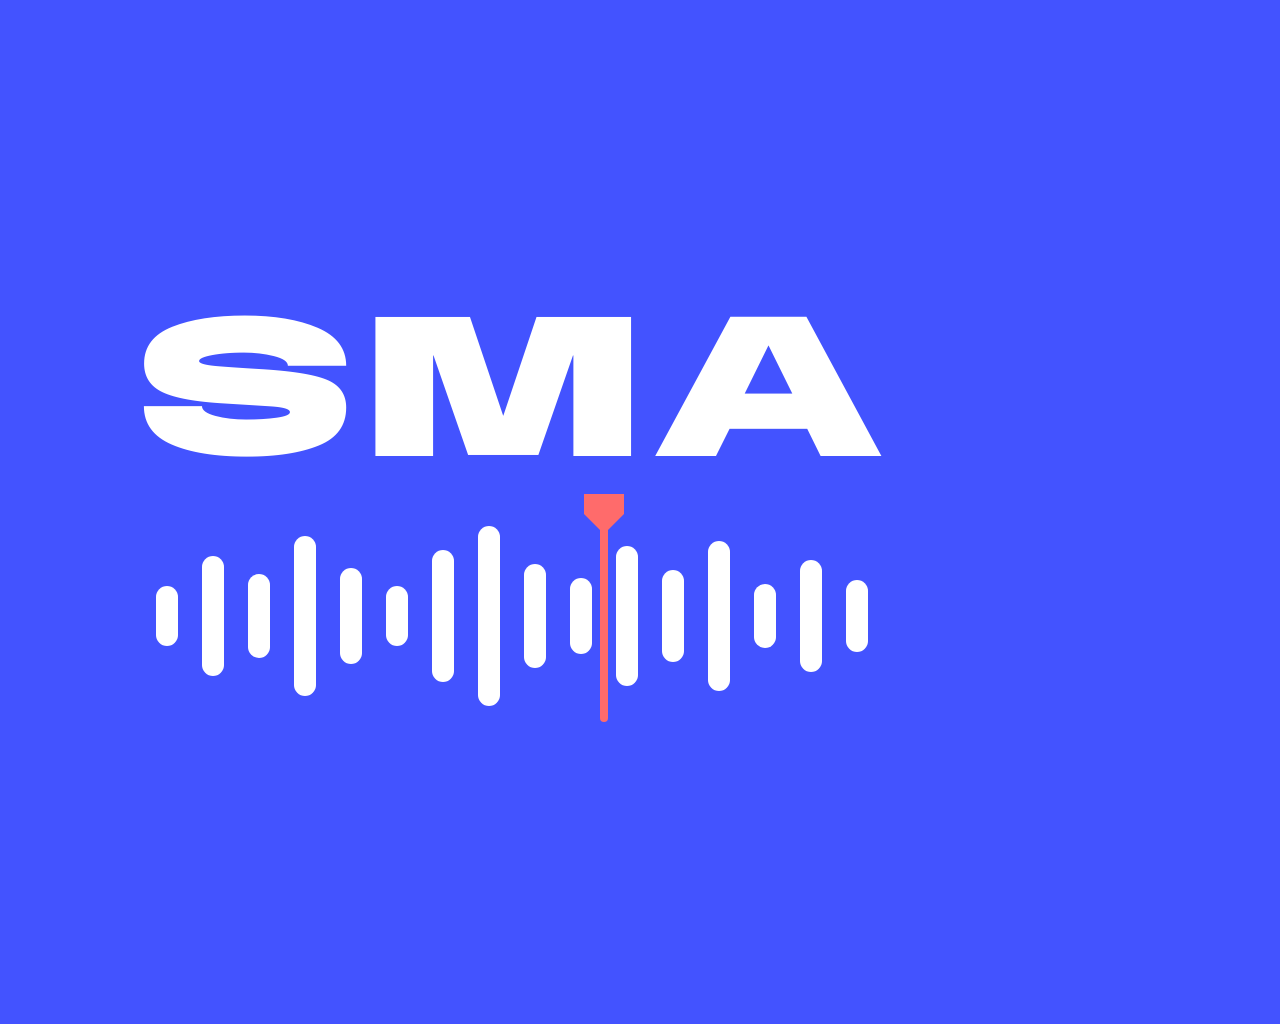
<file: assets/app-icon-source.html>
<!doctype html>
<!-- Source for app-icon-1024.png. Render at a 1024x1024 viewport, e.g. a headless browser screenshot. -->
<html lang="en">
<head>
  <meta charset="utf-8">
  <title>SMA app icon</title>
  <style>
    @font-face {
      font-family: 'Anybody';
      src: url('../fonts/anybody.woff2') format('woff2');
      font-weight: 100 900;
      font-stretch: 50% 150%;
    }
    html, body { margin: 0; width: 1024px; height: 1024px; overflow: hidden; background: #4353ff; }
    svg { display: block; }
    .word { font-family: 'Anybody', sans-serif; font-stretch: 150%; font-weight: 900; }
  </style>
</head>
<body>
  <svg width="1024" height="1024" viewBox="0 0 1024 1024" xmlns="http://www.w3.org/2000/svg" role="img" aria-label="SMA">
    <rect width="1024" height="1024" fill="#4353ff"/>
    <text class="word" x="512" y="456" text-anchor="middle" font-size="206" fill="#ffffff">SMA</text>
    <g fill="#ffffff">
      <rect x="156" y="586" width="22" height="60" rx="11"/>
      <rect x="202" y="556" width="22" height="120" rx="11"/>
      <rect x="248" y="574" width="22" height="84" rx="11"/>
      <rect x="294" y="536" width="22" height="160" rx="11"/>
      <rect x="340" y="568" width="22" height="96" rx="11"/>
      <rect x="386" y="586" width="22" height="60" rx="11"/>
      <rect x="432" y="550" width="22" height="132" rx="11"/>
      <rect x="478" y="526" width="22" height="180" rx="11"/>
      <rect x="524" y="564" width="22" height="104" rx="11"/>
      <rect x="570" y="578" width="22" height="76" rx="11"/>
      <rect x="616" y="546" width="22" height="140" rx="11"/>
      <rect x="662" y="570" width="22" height="92" rx="11"/>
      <rect x="708" y="541" width="22" height="150" rx="11"/>
      <rect x="754" y="584" width="22" height="64" rx="11"/>
      <rect x="800" y="560" width="22" height="112" rx="11"/>
      <rect x="846" y="580" width="22" height="72" rx="11"/>
    </g>
    <!-- playhead, in the gap between the 10th and 11th bars -->
    <rect x="600" y="510" width="8" height="212" rx="4" fill="#ff6b6b"/>
    <path d="M584 494h40v20l-20 20l-20-20z" fill="#ff6b6b"/>
  </svg>
</body>
</html>
</file>
<file: styles.css>
@font-face {
  font-family: 'Anybody';
  src: url('fonts/anybody.woff2') format('woff2');
  font-weight: 100 900;
  font-stretch: 50% 150%;
  font-display: swap;
}

@font-face {
  font-family: 'Instrument Sans';
  src: url('fonts/instrument-sans.woff2') format('woff2');
  font-weight: 400 700;
  font-stretch: 75% 100%;
  font-display: swap;
}

:root {
  --paper: #f5f6f8;
  --surface: #ffffff;
  --ink: #14161b;
  --muted: #596070;
  --line: #dcdfe5;
  --video: #4353ff;
  --video-soft: #b9c0ff;
  --on-video: #ffffff;
  --audio: #0f9f7b;
  --audio-soft: #dff5ee;
  --head: #f03e3e;
  color-scheme: light;
}

@media (prefers-color-scheme: dark) {
  :root {
    --paper: #111317;
    --surface: #181a20;
    --ink: #eceef2;
    --muted: #a3a9b6;
    --line: #2b2e37;
    --video: #8c96ff;
    --video-soft: #3a4196;
    --on-video: #0d1030;
    --audio: #34d1a3;
    --audio-soft: #13362d;
    --head: #ff6b6b;
    color-scheme: dark;
  }
}

*, *::before, *::after { box-sizing: border-box; }

[hidden] { display: none !important; }

html { -webkit-text-size-adjust: 100%; }

body {
  margin: 0;
  background: var(--paper);
  color: var(--ink);
  font: 400 1.0625rem/1.6 'Instrument Sans', system-ui, sans-serif;
}

a { color: var(--video); text-underline-offset: 0.18em; }

a:focus-visible {
  outline: 3px solid var(--video);
  outline-offset: 3px;
  border-radius: 4px;
}

code {
  font-family: ui-monospace, 'Cascadia Mono', Consolas, monospace;
  font-size: 0.88em;
  background: var(--surface);
  border: 1px solid var(--line);
  border-radius: 0.3rem;
  padding: 0.05rem 0.35rem;
  white-space: nowrap;
}

.wrap { max-width: 68rem; margin: 0 auto; padding: 0 1.25rem; }

/* header and footer */

.site-header .wrap {
  display: flex;
  flex-wrap: wrap;
  align-items: center;
  justify-content: space-between;
  gap: 0.75rem 1.5rem;
  padding-top: 1.25rem;
  padding-bottom: 1.25rem;
}

.wordmark {
  font-family: 'Anybody', sans-serif;
  font-stretch: 150%;
  font-weight: 900;
  font-size: 1.65rem;
  line-height: 1;
  color: var(--ink);
  text-decoration: none;
}

.site-nav {
  display: flex;
  flex-wrap: wrap;
  align-items: center;
  gap: 0.5rem 1.25rem;
}

.site-nav a { color: var(--ink); text-decoration: none; font-weight: 500; }
.site-nav a:hover { text-decoration: underline; }

.button {
  display: inline-block;
  padding: 0.7rem 1.15rem;
  border-radius: 0.5rem;
  background: var(--video);
  color: var(--on-video);
  font-weight: 600;
  line-height: 1.2;
  text-decoration: none;
}

.site-nav .button { color: var(--on-video); }
.site-nav .button:hover, .button:hover { text-decoration: none; filter: brightness(1.08); }

.button-quiet {
  background: transparent;
  color: var(--ink);
  box-shadow: inset 0 0 0 1.5px var(--line);
}

.site-footer {
  border-top: 1px solid var(--line);
  padding: 2rem 0 3rem;
  color: var(--muted);
  font-size: 0.95rem;
}

.site-footer .wrap {
  display: flex;
  flex-wrap: wrap;
  justify-content: space-between;
  gap: 1rem 2rem;
}

.site-footer p { margin: 0; }
.footer-links { display: flex; flex-wrap: wrap; gap: 0.5rem 1.25rem; }
.footer-links a { color: var(--ink); }

/* home */

.hero { padding: 3rem 0 3.5rem; }

.hero h1 {
  font-family: 'Anybody', sans-serif;
  font-stretch: 125%;
  font-weight: 800;
  font-size: clamp(2.2rem, 6vw, 4.4rem);
  line-height: 1.02;
  letter-spacing: -0.01em;
  max-width: 15ch;
  margin: 0 0 1.25rem;
}

.lede { font-size: 1.2rem; color: var(--muted); max-width: 40rem; margin: 0 0 1.75rem; }

.actions { display: flex; flex-wrap: wrap; gap: 0.75rem; }

.timeline { margin: 3rem 0 0; }

.timeline svg {
  display: block;
  width: 100%;
  height: auto;
  background: var(--surface);
  border: 1px solid var(--line);
  border-radius: 0.75rem;
}

.timeline figcaption { color: var(--muted); font-size: 0.95rem; margin-top: 0.75rem; }

.tl-rule, .tl-tick { stroke: var(--line); stroke-width: 1; }
.tl-label { fill: var(--muted); font: 600 12px 'Instrument Sans', sans-serif; }
.tl-clip { fill: var(--video); }
.tl-clip-soft { fill: var(--video-soft); }
.tl-audio-bg { fill: var(--audio-soft); }
.tl-wave { fill: var(--audio); }
.tl-head { stroke: var(--head); stroke-width: 2; }
.tl-head-cap { fill: var(--head); }

.playhead {
  transform: translateX(340px);
  animation: sweep 2.6s cubic-bezier(0.2, 0.7, 0.2, 1) 0.3s both;
}

@keyframes sweep {
  from { transform: translateX(60px); }
  to { transform: translateX(340px); }
}

@media (prefers-reduced-motion: reduce) {
  .playhead { animation: none; }
}

.band { padding: 3.5rem 0; border-top: 1px solid var(--line); }

.band h2 {
  font-family: 'Anybody', sans-serif;
  font-stretch: 112%;
  font-weight: 750;
  font-size: clamp(1.6rem, 3.2vw, 2.2rem);
  line-height: 1.1;
  margin: 0 0 1rem;
}

.band h3 { font-size: 1.15rem; margin: 0 0 0.75rem; }

.intro { max-width: 44rem; color: var(--muted); margin: 0 0 2rem; }

.two-col {
  display: grid;
  gap: 2.5rem;
  grid-template-columns: repeat(auto-fit, minmax(min(100%, 22rem), 1fr));
}

.steps { margin: 0; padding-left: 1.4rem; }
.steps li { margin: 0 0 0.65rem; padding-left: 0.3rem; }
.steps li::marker { font-family: 'Anybody', sans-serif; font-weight: 800; color: var(--video); }

.formula {
  font-family: 'Anybody', sans-serif;
  font-stretch: 110%;
  font-weight: 650;
  font-size: clamp(1.15rem, 2.6vw, 1.6rem);
  line-height: 1.3;
  margin: 0 0 2rem;
  max-width: 40rem;
}

/* Anybody draws = and x very small; operators use the body face */
.op { font-family: 'Instrument Sans', system-ui, sans-serif; font-stretch: 100%; font-weight: 500; padding: 0 0.08em; }

.tiers {
  display: grid;
  grid-template-columns: repeat(auto-fit, minmax(9rem, 1fr));
  gap: 1rem;
  margin: 0 0 1.5rem;
  max-width: 44rem;
}

.tiers div { border-left: 3px solid var(--video); padding: 0.2rem 0 0.2rem 0.9rem; }
.tiers dt { font-weight: 600; }
.tiers dd { margin: 0; font-family: 'Anybody', sans-serif; font-stretch: 120%; font-weight: 700; font-size: 1.5rem; }

.table-scroll { overflow-x: auto; margin: 0 0 1.5rem; }

table { width: 100%; min-width: 34rem; border-collapse: collapse; font-size: 0.98rem; }

th, td {
  text-align: left;
  vertical-align: top;
  padding: 0.8rem 1rem 0.8rem 0;
  border-bottom: 1px solid var(--line);
}

th { font-weight: 600; }

.never { max-width: 44rem; padding-left: 1.2rem; margin: 0 0 1.5rem; }
.never li { margin-bottom: 0.4rem; }

.note { max-width: 44rem; color: var(--muted); margin: 0 0 1rem; }

/* legal pages */

.doc { max-width: 42rem; padding: 2.5rem 0 4rem; }

.doc h1 {
  font-family: 'Anybody', sans-serif;
  font-stretch: 120%;
  font-weight: 800;
  font-size: clamp(2rem, 4.5vw, 3rem);
  line-height: 1.05;
  margin: 0 0 0.5rem;
}

.doc .updated { color: var(--muted); margin: 0 0 2rem; }
.doc h2 { font-size: 1.3rem; line-height: 1.3; margin: 2.25rem 0 0.6rem; }
.doc li { margin-bottom: 0.45rem; }
.doc table { min-width: 30rem; }

/* TikTok sign-in pages */

.connect .button { margin: 0.5rem 0 1.25rem; }
.connect code { white-space: normal; }

.who { display: flex; align-items: center; gap: 1rem; margin: 0 0 1.5rem; }
.who img { width: 56px; height: 56px; border-radius: 50%; object-fit: cover; background: var(--line); }
.who strong { display: block; font-size: 1.1rem; }

.facts {
  display: grid;
  grid-template-columns: repeat(auto-fit, minmax(8.5rem, 1fr));
  gap: 1rem;
  margin: 0 0 0.75rem;
}

.facts div { border-left: 3px solid var(--audio); padding: 0.15rem 0 0.15rem 0.8rem; }
.facts dt { color: var(--muted); font-size: 0.95rem; }
.facts dd { margin: 0; font-family: 'Anybody', sans-serif; font-stretch: 115%; font-weight: 700; font-size: 1.35rem; }

.recent { padding-left: 1.2rem; }
</file>
